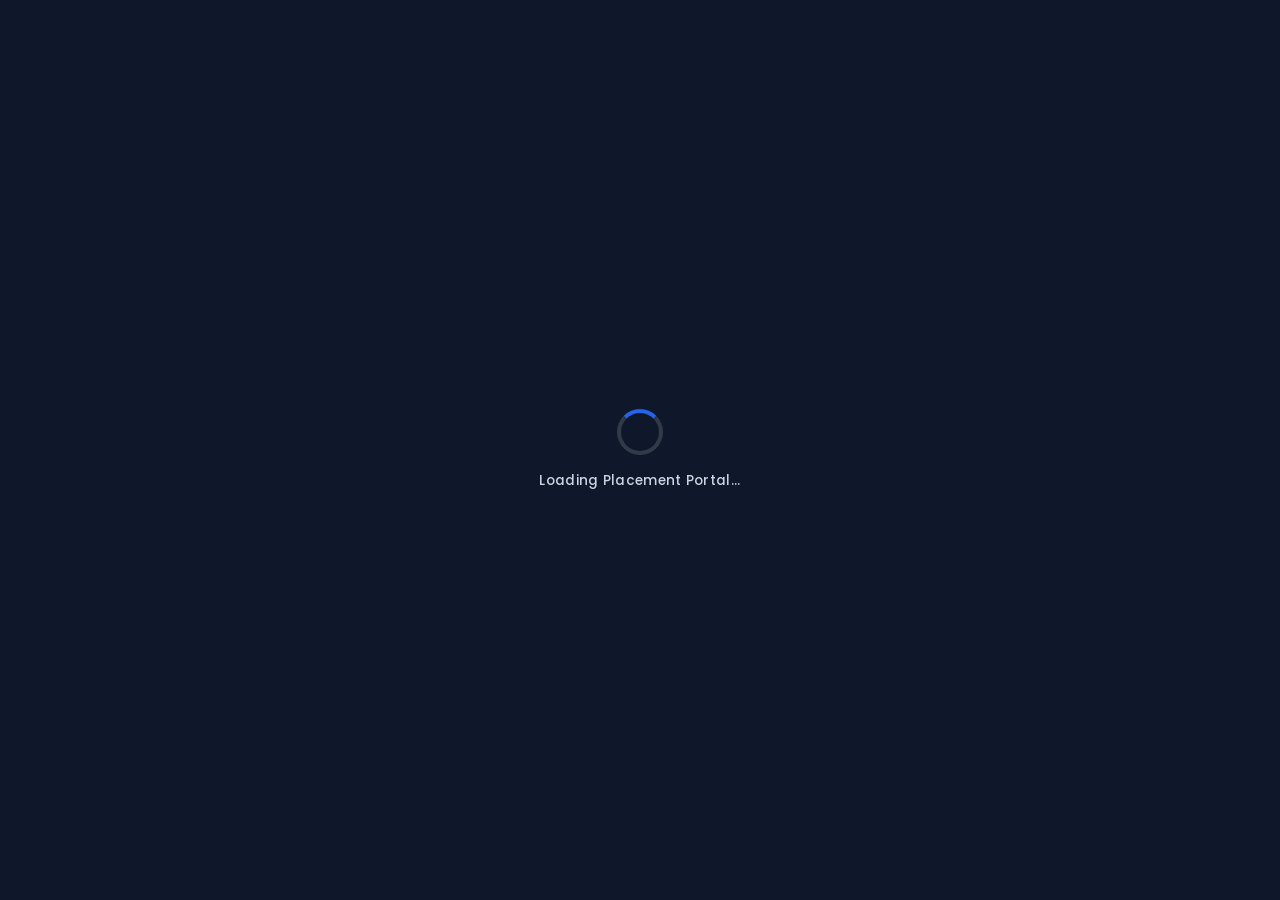
<file: College Placement Portal/index.html>
<!DOCTYPE html>
<html lang="en">
<head>
  <meta charset="UTF-8" />
  <meta name="viewport" content="width=device-width, initial-scale=1.0" />
  <meta http-equiv="refresh" content="0; url=login.html" />
  <title>College Placement Portal</title>
</head>
<body>
  <p>Opening the College Placement Portal...</p>
  <p><a href="login.html">Continue to login</a></p>
</body>
</html>
</file>
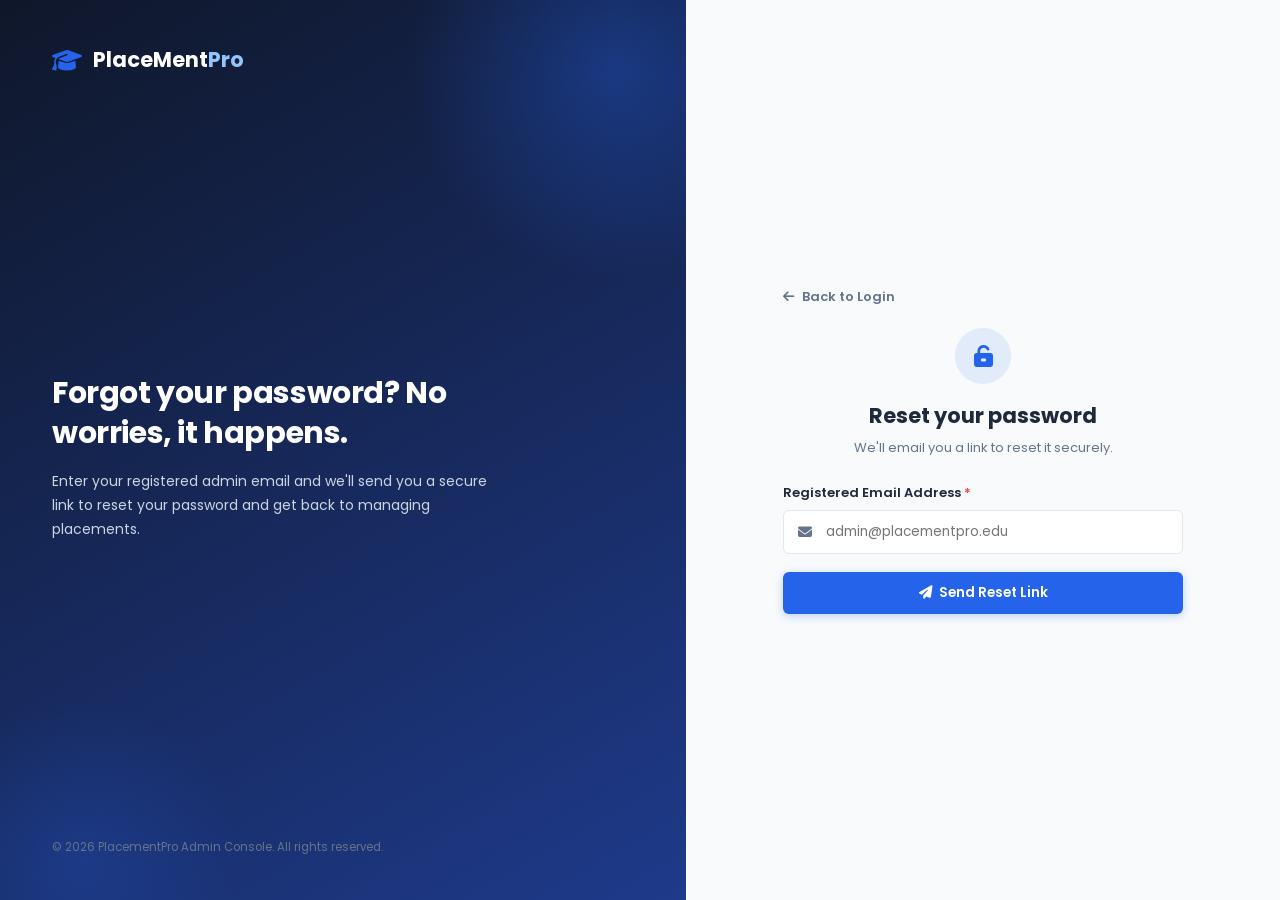
<file: College Placement Portal/forgot-password.html>
<!DOCTYPE html>
<html lang="en">
<head>
<meta charset="UTF-8" />
<meta name="viewport" content="width=device-width, initial-scale=1.0" />
<title>Forgot Password | College Placement Portal</title>
<link rel="stylesheet" href="https://cdnjs.cloudflare.com/ajax/libs/font-awesome/6.5.1/css/all.min.css" />
<link rel="stylesheet" href="./style.css" />
<link rel="stylesheet" href="./auth.css" />
<link rel="stylesheet" href="./dashboard.css" />
<link rel="stylesheet" href="./students.css" />
</head>
<body>

<div class="page-loader" id="pageLoader">
  <div class="loader-ring"></div>
  <div class="loader-text">Loading Placement Portal...</div>
</div>

<div class="auth-page">

  <div class="auth-visual">
    <div class="auth-visual-brand">
      <i class="fa-solid fa-graduation-cap"></i>
      <span>PlaceMent<span style="color:#93C5FD">Pro</span></span>
    </div>

    <div class="auth-visual-content">
      <h1>Forgot your password? No worries, it happens.</h1>
      <p>Enter your registered admin email and we'll send you a secure link to reset your password and get back to managing placements.</p>
    </div>

    <div class="auth-visual-footer">&copy; 2026 PlacementPro Admin Console. All rights reserved.</div>
  </div>

  <div class="auth-form-side">
    <div class="auth-box">

      <a href="index.html" class="back-to-login"><i class="fa-solid fa-arrow-left"></i> Back to Login</a>

      <!-- Form view -->
      <div id="forgotFormView">
        <div class="auth-box-header">
          <div class="auth-icon"><i class="fa-solid fa-unlock-keyhole"></i></div>
          <h2>Reset your password</h2>
          <p>We'll email you a link to reset it securely.</p>
        </div>

        <form id="forgotForm" novalidate>
          <div class="form-group">
            <label class="form-label" for="forgotEmail">Registered Email Address<span class="required">*</span></label>
            <div class="input-wrap">
              <i class="fa-solid fa-envelope field-icon"></i>
              <input type="email" id="forgotEmail" class="form-control has-icon" placeholder="admin@placementpro.edu" autocomplete="username" />
            </div>
            <div class="form-error" id="forgotEmailError"></div>
          </div>

          <button type="submit" class="btn btn-primary btn-block" id="forgotSubmitBtn">
            <span class="btn-text"><i class="fa-solid fa-paper-plane"></i>&nbsp; Send Reset Link</span>
          </button>
        </form>
      </div>

      <!-- Success view -->
      <div id="forgotSuccessView" style="display:none;">
        <div class="success-state">
          <div class="success-icon"><i class="fa-solid fa-check"></i></div>
          <h3>Check your inbox</h3>
          <p>We've sent a password reset link to <strong id="sentToEmail"></strong>. The link is valid for 30 minutes.</p>
          <button class="btn btn-outline btn-block" id="resendLinkBtn"><i class="fa-solid fa-rotate-right"></i>&nbsp; Resend Link</button>
          <a href="index.html" class="btn btn-primary btn-block mt-2"><i class="fa-solid fa-arrow-left"></i>&nbsp; Back to Login</a>
        </div>
      </div>

    </div>
  </div>

</div>

<script src="app.js"></script>
<script src="dashboard.js"></script>
<script src="students.js"></script>
<script src="login.js"></script>
</body>
</html>
</file>
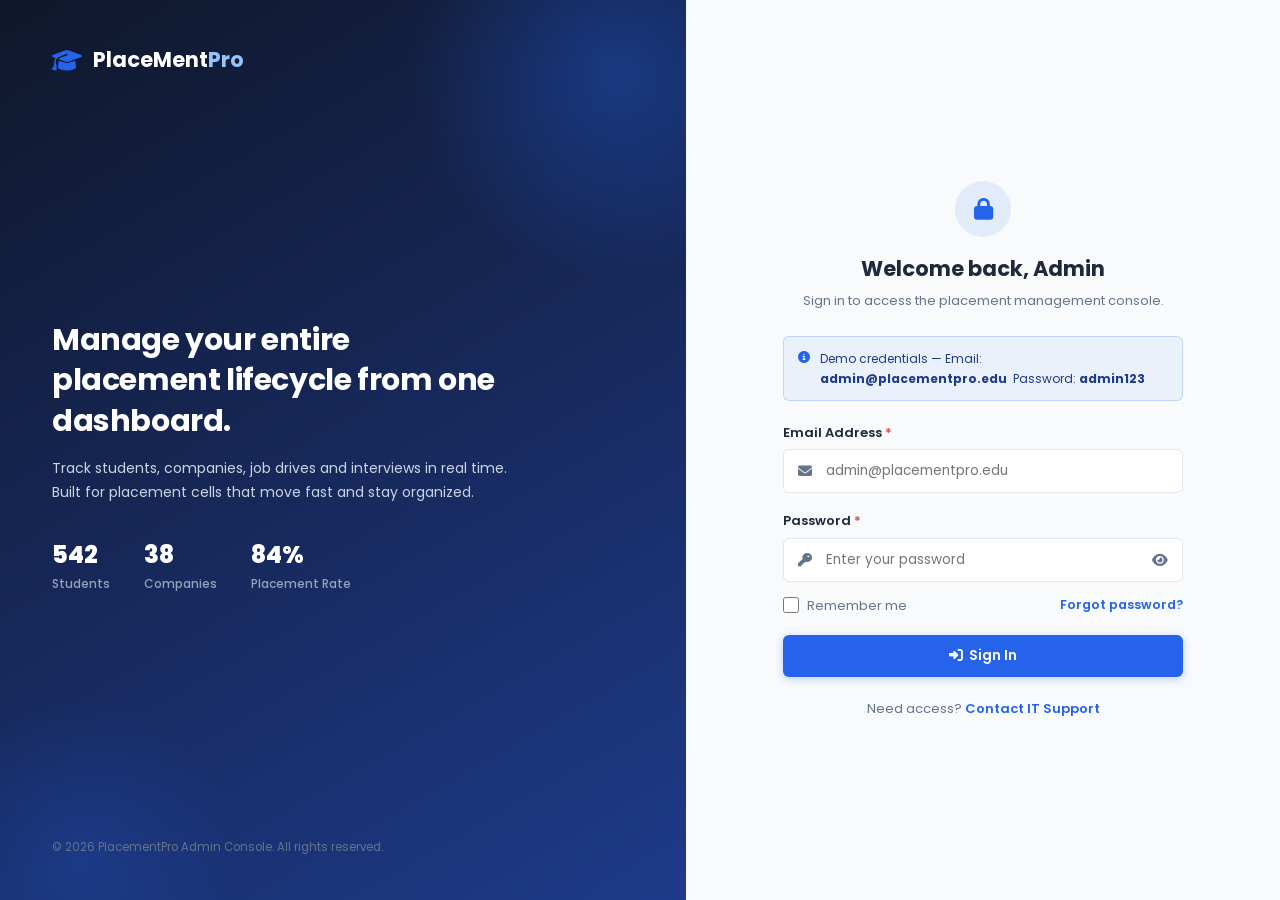
<file: College Placement Portal/login.html>
<!DOCTYPE html>
<html lang="en">
<head>
<meta charset="UTF-8" />
<meta name="viewport" content="width=device-width, initial-scale=1.0" />
<title>Admin Login | College Placement Portal</title>
<link rel="stylesheet" href="https://cdnjs.cloudflare.com/ajax/libs/font-awesome/6.5.1/css/all.min.css" />
<link rel="stylesheet" href="./style.css" />
<link rel="stylesheet" href="./auth.css" />
<link rel="stylesheet" href="./dashboard.css" />
<link rel="stylesheet" href="./students.css" />
</head>
<body>

<!-- Page Loader -->
<div class="page-loader" id="pageLoader">
  <div class="loader-ring"></div>
  <div class="loader-text">Loading Placement Portal...</div>
</div>

<div class="auth-page">

  <!-- Left visual / brand panel -->
  <div class="auth-visual">
    <div class="auth-visual-brand">
      <i class="fa-solid fa-graduation-cap"></i>
      <span>PlaceMent<span style="color:#93C5FD">Pro</span></span>
    </div>

    <div class="auth-visual-content">
      <h1>Manage your entire placement lifecycle from one dashboard.</h1>
      <p>Track students, companies, job drives and interviews in real time. Built for placement cells that move fast and stay organized.</p>

      <div class="auth-stat-row">
        <div class="auth-stat"><h3>542</h3><span>Students</span></div>
        <div class="auth-stat"><h3>38</h3><span>Companies</span></div>
        <div class="auth-stat"><h3>84%</h3><span>Placement Rate</span></div>
      </div>
    </div>

    <div class="auth-visual-footer">&copy; 2026 PlacementPro Admin Console. All rights reserved.</div>
  </div>

  <!-- Right login form -->
  <div class="auth-form-side">
    <div class="auth-box">
      <div class="auth-box-header">
        <div class="auth-icon"><i class="fa-solid fa-lock"></i></div>
        <h2>Welcome back, Admin</h2>
        <p>Sign in to access the placement management console.</p>
      </div>

      <div class="demo-hint">
        <i class="fa-solid fa-circle-info"></i>
        <span>Demo credentials — Email: <strong>admin@placementpro.edu</strong> &nbsp;Password: <strong>admin123</strong></span>
      </div>

      <form id="loginForm" novalidate>
        <div class="form-group">
          <label class="form-label" for="loginEmail">Email Address<span class="required">*</span></label>
          <div class="input-wrap">
            <i class="fa-solid fa-envelope field-icon"></i>
            <input type="email" id="loginEmail" class="form-control has-icon" placeholder="admin@placementpro.edu" autocomplete="username" />
          </div>
          <div class="form-error" id="loginEmailError"></div>
        </div>

        <div class="form-group">
          <label class="form-label" for="loginPassword">Password<span class="required">*</span></label>
          <div class="input-wrap">
            <i class="fa-solid fa-key field-icon"></i>
            <input type="password" id="loginPassword" class="form-control has-icon" placeholder="Enter your password" autocomplete="current-password" style="padding-right:44px;" />
            <i class="fa-solid fa-eye password-toggle" data-target="loginPassword"></i>
          </div>
          <div class="form-error" id="loginPasswordError"></div>
        </div>

        <div class="auth-options-row">
          <div class="checkbox-wrap">
            <input type="checkbox" id="rememberMe" />
            <label for="rememberMe">Remember me</label>
          </div>
          <a href="forgot-password.html" class="forgot-link">Forgot password?</a>
        </div>

        <button type="submit" class="btn btn-primary btn-block" id="loginSubmitBtn">
          <span class="btn-text"><i class="fa-solid fa-right-to-bracket"></i>&nbsp; Sign In</span>
        </button>
      </form>

      <div class="auth-footer-link">
        Need access? <a href="mailto:it-support@placementpro.edu">Contact IT Support</a>
      </div>
    </div>
  </div>

</div>

<script src="app.js"></script>
<script src="dashboard.js"></script>
<script src="students.js"></script>
<script src="login.js"></script>
</body>
</html>
</file>
<file: College Placement Portal/style.css>
/* ===========================================================
   PlacementPro Admin — style.css
   Global variables, reset, layout shell, and shared components
   =========================================================== */

@import url('https://fonts.googleapis.com/css2?family=Poppins:wght@300;400;500;600;700;800&display=swap');

:root {
  --primary: #2563EB;
  --primary-dark: #1D4ED8;
  --dark-blue: #1E3A8A;
  --sidebar: #0F172A;
  --sidebar-hover: #1E293B;
  --background: #F8FAFC;
  --white: #FFFFFF;
  --text: #1E293B;
  --secondary-text: #64748B;
  --border: #E2E8F0;

  --success: #22C55E;
  --success-bg: rgba(34, 197, 94, 0.12);
  --warning: #F59E0B;
  --warning-bg: rgba(245, 158, 11, 0.12);
  --danger: #EF4444;
  --danger-bg: rgba(239, 68, 68, 0.12);
  --info: #0891B2;
  --info-bg: rgba(8, 145, 178, 0.12);

  --radius-sm: 6px;
  --radius: 10px;
  --radius-lg: 16px;
  --shadow-sm: 0 1px 2px rgba(15, 23, 42, 0.05);
  --shadow: 0 1px 3px rgba(15, 23, 42, 0.08), 0 1px 2px rgba(15, 23, 42, 0.04);
  --shadow-md: 0 4px 12px rgba(15, 23, 42, 0.08);
  --shadow-lg: 0 12px 32px rgba(15, 23, 42, 0.14);
  --transition: 180ms cubic-bezier(0.4, 0, 0.2, 1);

  --sidebar-w: 264px;
  --sidebar-w-collapsed: 84px;
  --navbar-h: 68px;
}

/* Dark mode variable overrides */
body.dark-mode {
  --background: #0B1220;
  --white: #131B2E;
  --text: #E2E8F0;
  --secondary-text: #94A3B8;
  --border: #263248;
}

* { box-sizing: border-box; margin: 0; padding: 0; }

html { scroll-behavior: smooth; }

body {
  font-family: 'Poppins', -apple-system, BlinkMacSystemFont, 'Segoe UI', sans-serif;
  background: var(--background);
  color: var(--text);
  font-size: 14.5px;
  line-height: 1.5;
  transition: background var(--transition), color var(--transition);
}

a { text-decoration: none; color: inherit; }
ul { list-style: none; }
button { font-family: inherit; cursor: pointer; border: none; background: none; }
input, select, textarea { font-family: inherit; }
img { max-width: 100%; display: block; }

.text-muted { color: var(--secondary-text); }

/* ===================== PAGE LOADER ===================== */
.page-loader {
  position: fixed; inset: 0; z-index: 9999;
  background: var(--sidebar);
  display: flex; flex-direction: column; align-items: center; justify-content: center;
  gap: 16px;
  transition: opacity 400ms ease, visibility 400ms ease;
}
.page-loader.hidden { opacity: 0; visibility: hidden; pointer-events: none; }
.loader-ring {
  width: 46px; height: 46px;
  border: 4px solid rgba(255,255,255,0.15);
  border-top-color: var(--primary);
  border-radius: 50%;
  animation: spin 0.8s linear infinite;
}
.loader-text { color: #CBD5E1; font-size: 13.5px; font-weight: 500; letter-spacing: 0.3px; }
@keyframes spin { to { transform: rotate(360deg); } }

/* ===================== APP LAYOUT ===================== */
.app-layout { display: flex; min-height: 100vh; }

.sidebar-overlay {
  display: none;
  position: fixed; inset: 0; z-index: 90;
  background: rgba(15, 23, 42, 0.55);
  backdrop-filter: blur(2px);
}
.sidebar-overlay.active { display: block; }

/* ===================== SIDEBAR ===================== */
.sidebar {
  width: var(--sidebar-w);
  background: var(--sidebar);
  color: #CBD5E1;
  display: flex;
  flex-direction: column;
  position: sticky;
  top: 0;
  height: 100vh;
  flex-shrink: 0;
  z-index: 100;
  transition: width var(--transition), transform var(--transition);
}

.sidebar-brand {
  display: flex; align-items: center; gap: 10px;
  padding: 24px 22px;
  font-size: 19px; font-weight: 700; color: var(--white);
  white-space: nowrap; overflow: hidden;
}
.sidebar-brand i { color: var(--primary); font-size: 22px; flex-shrink: 0; }

.sidebar-nav { flex: 1; overflow-y: auto; padding: 8px 14px; }
.sidebar-nav::-webkit-scrollbar { width: 4px; }
.sidebar-nav::-webkit-scrollbar-thumb { background: #334155; border-radius: 4px; }

.nav-section-label {
  font-size: 10.5px; font-weight: 700; letter-spacing: 1px; text-transform: uppercase;
  color: #475569; padding: 16px 12px 6px;
  white-space: nowrap; overflow: hidden;
}
.nav-section-label:first-child { padding-top: 8px; }

.sidebar-nav a {
  display: flex; align-items: center; gap: 13px;
  padding: 11px 12px; margin-bottom: 2px;
  border-radius: var(--radius-sm);
  font-size: 14px; font-weight: 500;
  color: #94A3B8;
  transition: background var(--transition), color var(--transition);
  white-space: nowrap; overflow: hidden;
  position: relative;
}
.sidebar-nav a i { width: 18px; text-align: center; font-size: 15.5px; flex-shrink: 0; }
.sidebar-nav a:hover { background: var(--sidebar-hover); color: var(--white); }
.sidebar-nav a.active {
  background: var(--primary);
  color: var(--white);
  box-shadow: 0 4px 10px rgba(37, 99, 235, 0.35);
}

.sidebar-footer { padding: 14px; border-top: 1px solid #1E293B; }
.sidebar-footer a {
  display: flex; align-items: center; gap: 12px;
  padding: 11px 12px; border-radius: var(--radius-sm);
  color: #94A3B8; font-size: 14px; font-weight: 500;
  transition: background var(--transition), color var(--transition);
}
.sidebar-footer a:hover { background: rgba(239, 68, 68, 0.12); color: #FCA5A5; }

/* Collapsed state (desktop) */
.app-layout.sidebar-collapsed .sidebar { width: var(--sidebar-w-collapsed); }
.app-layout.sidebar-collapsed .sidebar-brand span,
.app-layout.sidebar-collapsed .nav-section-label,
.app-layout.sidebar-collapsed .sidebar-nav a span,
.app-layout.sidebar-collapsed .sidebar-footer a span { display: none; }
.app-layout.sidebar-collapsed .sidebar-nav a,
.app-layout.sidebar-collapsed .sidebar-footer a { justify-content: center; }
.app-layout.sidebar-collapsed .sidebar-brand { justify-content: center; padding: 24px 0; }

/* ===================== MAIN / NAVBAR ===================== */
.main-content { flex: 1; min-width: 0; display: flex; flex-direction: column; }

.navbar {
  height: var(--navbar-h);
  background: var(--white);
  border-bottom: 1px solid var(--border);
  display: flex; align-items: center; justify-content: space-between;
  padding: 0 24px;
  position: sticky; top: 0; z-index: 80;
}
.navbar-left { display: flex; align-items: center; gap: 18px; flex: 1; min-width: 0; }
.sidebar-toggle-btn {
  width: 38px; height: 38px; border-radius: var(--radius-sm);
  display: flex; align-items: center; justify-content: center;
  color: var(--text); font-size: 16px;
  transition: background var(--transition);
}
.sidebar-toggle-btn:hover { background: var(--background); }

.navbar-search {
  display: flex; align-items: center; gap: 10px;
  background: var(--background);
  border: 1px solid var(--border);
  border-radius: 999px;
  padding: 9px 16px;
  max-width: 380px; width: 100%;
  color: var(--secondary-text);
}
.navbar-search i { font-size: 13.5px; }
.navbar-search input {
  border: none; background: transparent; outline: none;
  font-size: 13.5px; width: 100%; color: var(--text);
}

.navbar-right { display: flex; align-items: center; gap: 8px; }
.icon-btn {
  position: relative;
  width: 40px; height: 40px; border-radius: 50%;
  display: flex; align-items: center; justify-content: center;
  color: var(--secondary-text); font-size: 16px;
  transition: background var(--transition), color var(--transition);
}
.icon-btn:hover { background: var(--background); color: var(--primary); }
.badge-dot {
  position: absolute; top: 8px; right: 9px;
  width: 8px; height: 8px; border-radius: 50%;
  background: var(--danger); border: 2px solid var(--white);
}

.navbar-profile {
  display: flex; align-items: center; gap: 10px;
  padding: 6px 10px 6px 6px; border-radius: 999px;
  cursor: pointer; transition: background var(--transition);
  margin-left: 4px;
}
.navbar-profile:hover { background: var(--background); }
.navbar-profile img { width: 36px; height: 36px; border-radius: 50%; object-fit: cover; }
.profile-name { font-size: 13.5px; font-weight: 600; line-height: 1.2; }
.profile-role { font-size: 11.5px; color: var(--secondary-text); }
.navbar-profile > i { font-size: 11px; color: var(--secondary-text); margin-left: 2px; }

/* Dropdown menus */
.dropdown-menu {
  display: none;
  position: absolute; top: calc(100% + 12px); right: 0;
  background: var(--white);
  border: 1px solid var(--border);
  border-radius: var(--radius);
  box-shadow: var(--shadow-lg);
  min-width: 220px;
  padding: 8px;
  z-index: 200;
  animation: dropIn 160ms ease;
}
.dropdown-menu.open { display: block; }
@keyframes dropIn { from { opacity: 0; transform: translateY(-6px); } to { opacity: 1; transform: translateY(0); } }

.dropdown-header {
  font-size: 12px; font-weight: 700; text-transform: uppercase; letter-spacing: 0.4px;
  color: var(--secondary-text); padding: 8px 10px 10px;
}
.dropdown-menu a, .dropdown-menu button {
  display: flex; align-items: center; gap: 10px; width: 100%;
  padding: 10px; border-radius: var(--radius-sm);
  font-size: 13.5px; color: var(--text); text-align: left;
  transition: background var(--transition);
}
.dropdown-menu a:hover, .dropdown-menu button:hover { background: var(--background); }
.dropdown-menu button { color: var(--danger); font-weight: 500; }
.dropdown-menu .divider { height: 1px; background: var(--border); margin: 6px 4px; }

.notif-item { align-items: flex-start !important; gap: 12px !important; }
.notif-icon {
  width: 34px; height: 34px; border-radius: 50%; flex-shrink: 0;
  display: flex; align-items: center; justify-content: center; font-size: 13.5px;
}
.dropdown-item-title { font-size: 13px; font-weight: 600; }
.dropdown-item-sub { font-size: 11.5px; color: var(--secondary-text); margin-top: 2px; }

/* ===================== PAGE BODY ===================== */
.page-body { padding: 26px 28px 60px; max-width: 1440px; margin: 0 auto; width: 100%; }

.breadcrumb {
  display: flex; align-items: center; gap: 8px;
  font-size: 13px; color: var(--secondary-text); margin-bottom: 18px;
}
.breadcrumb a { color: var(--secondary-text); transition: color var(--transition); }
.breadcrumb a:hover { color: var(--primary); }
.breadcrumb i { font-size: 10px; }
.breadcrumb .current { color: var(--text); font-weight: 600; }

.page-title-row {
  display: flex; align-items: flex-start; justify-content: space-between;
  gap: 16px; margin-bottom: 22px; flex-wrap: wrap;
}
.page-title-row h1 { font-size: 24px; font-weight: 700; letter-spacing: -0.3px; }
.page-title-row .subtitle { color: var(--secondary-text); font-size: 13.5px; margin-top: 4px; }
.page-actions { display: flex; gap: 10px; flex-wrap: wrap; }

/* ===================== BUTTONS ===================== */
.btn {
  display: inline-flex; align-items: center; justify-content: center; gap: 8px;
  padding: 10px 18px; font-size: 13.5px; font-weight: 600;
  border-radius: var(--radius-sm); border: 1px solid transparent;
  transition: background var(--transition), color var(--transition), border-color var(--transition), transform 100ms ease, box-shadow var(--transition);
  white-space: nowrap;
}
.btn:active { transform: scale(0.97); }
.btn-block { width: 100%; }
.btn-sm { padding: 7px 12px; font-size: 12.5px; }
.btn-icon { padding: 9px; width: 38px; height: 38px; }

.btn-primary { background: var(--primary); color: var(--white); box-shadow: 0 2px 8px rgba(37,99,235,0.28); }
.btn-primary:hover { background: var(--primary-dark); box-shadow: 0 4px 14px rgba(37,99,235,0.38); }

.btn-outline { background: var(--white); color: var(--text); border-color: var(--border); }
.btn-outline:hover { border-color: var(--primary); color: var(--primary); background: rgba(37,99,235,0.04); }

.btn-ghost { background: transparent; color: var(--secondary-text); }
.btn-ghost:hover { background: var(--background); color: var(--text); }

.btn-success { background: var(--success); color: var(--white); }
.btn-success:hover { background: #16A34A; }

.btn-danger { background: var(--danger); color: var(--white); }
.btn-danger:hover { background: #DC2626; }

.btn:disabled { opacity: 0.6; pointer-events: none; }

/* Button loading state */
.btn.is-loading .btn-text { visibility: hidden; }
.btn.is-loading { position: relative; }
.btn.is-loading::after {
  content: ''; position: absolute; width: 16px; height: 16px;
  border: 2.5px solid rgba(255,255,255,0.4); border-top-color: #fff;
  border-radius: 50%; animation: spin 0.7s linear infinite;
}
.btn-outline.is-loading::after { border-color: rgba(37,99,235,0.25); border-top-color: var(--primary); }

/* ===================== CARDS ===================== */
.card {
  background: var(--white);
  border: 1px solid var(--border);
  border-radius: var(--radius-lg);
  box-shadow: var(--shadow-sm);
  margin-bottom: 22px;
  transition: background var(--transition), border-color var(--transition);
}
.card:last-child { margin-bottom: 0; }
.mb-3 { margin-bottom: 22px; }
.mt-2 { margin-top: 14px; }
.d-flex { display: flex; }
.gap-1 { gap: 8px; }

.card-header {
  display: flex; align-items: center; justify-content: space-between;
  padding: 20px 22px; border-bottom: 1px solid var(--border);
}
.card-header h3 { font-size: 15.5px; font-weight: 700; }
.card-header p { font-size: 12.5px; color: var(--secondary-text); margin-top: 2px; }
.card-body { padding: 22px; }

/* ===================== FORMS ===================== */
.form-group { margin-bottom: 18px; }
.form-row { display: grid; grid-template-columns: 1fr 1fr; gap: 16px; }
.form-label { display: block; font-size: 13px; font-weight: 600; margin-bottom: 7px; color: var(--text); }
.required { color: var(--danger); margin-left: 3px; }

.form-control {
  width: 100%; padding: 11px 14px;
  border: 1.5px solid var(--border); border-radius: var(--radius-sm);
  font-size: 13.5px; color: var(--text); background: var(--white);
  transition: border-color var(--transition), box-shadow var(--transition);
}
.form-control:focus { outline: none; border-color: var(--primary); box-shadow: 0 0 0 3.5px rgba(37,99,235,0.12); }
.form-control.has-icon { padding-left: 42px; }
.form-control.is-invalid { border-color: var(--danger); }
.form-control.is-invalid:focus { box-shadow: 0 0 0 3.5px rgba(239,68,68,0.12); }
textarea.form-control { resize: vertical; min-height: 90px; }
select.form-control { cursor: pointer; appearance: none;
  background-image: url("data:image/svg+xml,%3Csvg xmlns='http://www.w3.org/2000/svg' width='12' height='8'%3E%3Cpath d='M1 1l5 5 5-5' stroke='%2364748B' stroke-width='1.6' fill='none' fill-rule='evenodd'/%3E%3C/svg%3E");
  background-repeat: no-repeat; background-position: right 14px center; padding-right: 36px;
}

.input-wrap { position: relative; }
.field-icon { position: absolute; left: 15px; top: 50%; transform: translateY(-50%); color: var(--secondary-text); font-size: 14px; }
.password-toggle { position: absolute; right: 15px; top: 50%; transform: translateY(-50%); color: var(--secondary-text); font-size: 14px; cursor: pointer; }
.password-toggle:hover { color: var(--text); }

.form-error { font-size: 12px; color: var(--danger); margin-top: 6px; min-height: 0; display: none; }
.form-error.show { display: block; }

.form-hint { font-size: 12px; color: var(--secondary-text); margin-top: 6px; }

.checkbox-wrap { display: flex; align-items: center; gap: 8px; }
.checkbox-wrap input { width: 16px; height: 16px; accent-color: var(--primary); cursor: pointer; }
.checkbox-wrap label { font-size: 13px; color: var(--secondary-text); cursor: pointer; }

.form-footer-bar {
  display: flex; justify-content: flex-end; gap: 10px;
  padding: 18px 22px; border-top: 1px solid var(--border);
}
.form-section-title {
  font-size: 13.5px; font-weight: 700; color: var(--primary);
  display: flex; align-items: center; gap: 8px;
  padding-bottom: 12px; margin-bottom: 18px; border-bottom: 1px dashed var(--border);
}

/* ===================== TABLES ===================== */
.table-wrap { overflow-x: auto; }
.data-table { width: 100%; border-collapse: collapse; min-width: 640px; }
.data-table thead th {
  text-align: left; font-size: 11.5px; font-weight: 700; text-transform: uppercase; letter-spacing: 0.5px;
  color: var(--secondary-text); padding: 13px 22px; background: var(--background);
  border-bottom: 1px solid var(--border); white-space: nowrap;
}
.data-table thead th[data-sort] { cursor: pointer; user-select: none; }
.data-table thead th i { margin-left: 4px; font-size: 10px; opacity: 0.5; }
.data-table thead th.sorted i { opacity: 1; color: var(--primary); }
.data-table tbody td { padding: 14px 22px; border-bottom: 1px solid var(--border); font-size: 13.5px; vertical-align: middle; }
.data-table tbody tr { transition: background var(--transition); }
.data-table tbody tr:hover { background: var(--background); }
.data-table tbody tr:last-child td { border-bottom: none; }

.table-empty { text-align: center; padding: 50px 20px !important; color: var(--secondary-text); }
.table-empty i { font-size: 30px; opacity: 0.35; display: block; margin-bottom: 10px; }

.cell-user { display: flex; align-items: center; gap: 12px; }
.cell-user img { width: 38px; height: 38px; border-radius: 50%; object-fit: cover; flex-shrink: 0; }
.cell-user .name { font-weight: 600; font-size: 13.5px; }
.cell-user .sub { font-size: 12px; color: var(--secondary-text); }

.table-actions { display: flex; gap: 6px; }
.table-actions button, .table-actions a {
  width: 32px; height: 32px; border-radius: var(--radius-sm);
  display: flex; align-items: center; justify-content: center;
  color: var(--secondary-text); background: var(--background); font-size: 13px;
  transition: background var(--transition), color var(--transition);
}
.table-actions .action-view:hover { background: var(--info-bg); color: var(--info); }
.table-actions .action-edit:hover { background: rgba(37,99,235,0.12); color: var(--primary); }
.table-actions .action-delete:hover { background: var(--danger-bg); color: var(--danger); }
.table-actions .action-approve:hover { background: var(--success-bg); color: var(--success); }
.table-actions .action-reject:hover { background: var(--danger-bg); color: var(--danger); }

/* ===================== STATUS / BADGES ===================== */
.badge {
  display: inline-flex; align-items: center; gap: 6px;
  padding: 5px 12px; border-radius: 999px;
  font-size: 11.5px; font-weight: 700; white-space: nowrap;
}
.badge::before { content: ''; width: 6px; height: 6px; border-radius: 50%; background: currentColor; }
.badge-success { background: var(--success-bg); color: var(--success); }
.badge-warning { background: var(--warning-bg); color: var(--warning); }
.badge-danger { background: var(--danger-bg); color: var(--danger); }
.badge-info { background: var(--info-bg); color: var(--info); }
.badge-neutral { background: var(--border); color: var(--secondary-text); }

/* ===================== PAGINATION ===================== */
.pagination-bar {
  display: flex; align-items: center; justify-content: space-between;
  padding: 16px 22px; flex-wrap: wrap; gap: 12px;
  border-top: 1px solid var(--border);
}
.pagination-info { font-size: 12.5px; color: var(--secondary-text); }
.pagination { display: flex; align-items: center; gap: 4px; }
.pagination button {
  min-width: 34px; height: 34px; padding: 0 8px;
  border-radius: var(--radius-sm); font-size: 13px; font-weight: 600;
  color: var(--secondary-text); transition: background var(--transition), color var(--transition);
}
.pagination button:hover:not(:disabled) { background: var(--background); }
.pagination button.active { background: var(--primary); color: var(--white); }
.pagination button:disabled { opacity: 0.4; cursor: not-allowed; }
.pagination .ellipsis { padding: 0 4px; color: var(--secondary-text); }

/* ===================== MODALS ===================== */
.modal-overlay {
  display: none; position: fixed; inset: 0; z-index: 500;
  background: rgba(15, 23, 42, 0.55); backdrop-filter: blur(2px);
  align-items: center; justify-content: center; padding: 20px;
}
.modal-overlay.open { display: flex; animation: fadeIn 180ms ease; }
@keyframes fadeIn { from { opacity: 0; } to { opacity: 1; } }
.modal-box {
  background: var(--white); border-radius: var(--radius-lg);
  width: 100%; max-width: 440px;
  box-shadow: var(--shadow-lg);
  animation: modalPop 200ms cubic-bezier(0.34, 1.56, 0.64, 1);
}
@keyframes modalPop { from { opacity: 0; transform: translateY(14px) scale(0.97); } to { opacity: 1; transform: translateY(0) scale(1); } }
.modal-header {
  display: flex; align-items: center; justify-content: space-between;
  padding: 20px 22px; border-bottom: 1px solid var(--border);
}
.modal-header h3 { font-size: 16px; font-weight: 700; }
.modal-close {
  width: 32px; height: 32px; border-radius: 50%;
  display: flex; align-items: center; justify-content: center;
  color: var(--secondary-text); transition: background var(--transition);
}
.modal-close:hover { background: var(--background); color: var(--text); }
.modal-body { padding: 22px; font-size: 13.5px; color: var(--text); line-height: 1.6; }
.modal-body strong { font-weight: 700; }
.modal-footer { display: flex; justify-content: flex-end; gap: 10px; padding: 16px 22px; border-top: 1px solid var(--border); }
.remarks-textarea { min-height: 100px; }

.modal-icon-danger {
  width: 52px; height: 52px; border-radius: 50%;
  background: var(--danger-bg); color: var(--danger);
  display: flex; align-items: center; justify-content: center; font-size: 20px; margin-bottom: 14px;
}

/* ===================== TOASTS ===================== */
.toast-container {
  position: fixed; top: 20px; right: 20px; z-index: 9998;
  display: flex; flex-direction: column; gap: 10px; max-width: 360px;
}
.toast {
  display: flex; align-items: flex-start; gap: 12px;
  background: var(--white); border: 1px solid var(--border);
  border-left: 4px solid var(--primary);
  border-radius: var(--radius-sm); box-shadow: var(--shadow-lg);
  padding: 14px 16px; min-width: 300px;
  animation: toastIn 220ms cubic-bezier(0.34, 1.56, 0.64, 1);
}
.toast.hide { animation: toastOut 220ms ease forwards; }
@keyframes toastIn { from { opacity: 0; transform: translateX(40px); } to { opacity: 1; transform: translateX(0); } }
@keyframes toastOut { to { opacity: 0; transform: translateX(40px); } }
.toast-icon { font-size: 17px; flex-shrink: 0; margin-top: 1px; }
.toast-content { flex: 1; }
.toast-title { font-size: 13.5px; font-weight: 700; }
.toast-msg { font-size: 12.5px; color: var(--secondary-text); margin-top: 2px; }
.toast-close { color: var(--secondary-text); font-size: 13px; flex-shrink: 0; }
.toast-close:hover { color: var(--text); }
.toast.toast-success { border-left-color: var(--success); }
.toast.toast-success .toast-icon { color: var(--success); }
.toast.toast-error { border-left-color: var(--danger); }
.toast.toast-error .toast-icon { color: var(--danger); }
.toast.toast-warning { border-left-color: var(--warning); }
.toast.toast-warning .toast-icon { color: var(--warning); }
.toast.toast-info { border-left-color: var(--info); }
.toast.toast-info .toast-icon { color: var(--info); }

/* ===================== TOOLBAR / SEARCH / FILTERS ===================== */
.list-toolbar {
  display: flex; align-items: center; justify-content: space-between;
  gap: 14px; padding: 18px 22px; flex-wrap: wrap;
  border-bottom: 1px solid var(--border);
}
.toolbar-search {
  display: flex; align-items: center; gap: 10px;
  border: 1.5px solid var(--border); border-radius: var(--radius-sm);
  padding: 9px 14px; flex: 1; min-width: 220px; max-width: 340px;
  color: var(--secondary-text); transition: border-color var(--transition);
}
.toolbar-search:focus-within { border-color: var(--primary); }
.toolbar-search input { border: none; outline: none; background: transparent; font-size: 13px; width: 100%; color: var(--text); }
.toolbar-filters { display: flex; gap: 10px; flex-wrap: wrap; }
.toolbar-filters .form-control { width: auto; min-width: 150px; padding: 9px 32px 9px 12px; font-size: 13px; }

/* ===================== RESPONSIVE ===================== */
@media (max-width: 1100px) {
  .form-row { grid-template-columns: 1fr; }
}

@media (max-width: 900px) {
  .sidebar {
    position: fixed; left: 0; top: 0; height: 100vh;
    transform: translateX(-100%); width: 264px;
  }
  .app-layout.mobile-sidebar-open .sidebar { transform: translateX(0); box-shadow: var(--shadow-lg); }
  .app-layout.sidebar-collapsed .sidebar { width: 264px; }
  .app-layout.sidebar-collapsed .sidebar-brand span,
  .app-layout.sidebar-collapsed .nav-section-label,
  .app-layout.sidebar-collapsed .sidebar-nav a span,
  .app-layout.sidebar-collapsed .sidebar-footer a span { display: block; }
  .app-layout.sidebar-collapsed .sidebar-nav a,
  .app-layout.sidebar-collapsed .sidebar-footer a { justify-content: flex-start; }
  .navbar-search { display: none; }
  .page-body { padding: 20px 16px 50px; }
}

@media (max-width: 640px) {
  .page-title-row { flex-direction: column; align-items: stretch; }
  .page-actions { width: 100%; }
  .page-actions .btn { flex: 1; }
  .navbar { padding: 0 14px; }
  .profile-name, .profile-role { display: none; }
  .navbar-profile > i { display: none; }
  .list-toolbar { flex-direction: column; align-items: stretch; }
  .toolbar-search { max-width: none; }
  .card-header { flex-direction: column; align-items: flex-start; gap: 10px; }
  .modal-box { max-width: 100%; }
  .toast-container { left: 12px; right: 12px; max-width: none; }
  .toast { min-width: 0; }
}
</file>
<file: College Placement Portal/auth.css>
/* ===========================================================
   PlacementPro Admin — auth.css
   Login and Forgot Password pages
   =========================================================== */

.auth-page { display: flex; min-height: 100vh; }

/* ===================== LEFT VISUAL PANEL ===================== */
.auth-visual {
  flex: 1.1;
  background: linear-gradient(150deg, var(--sidebar) 0%, var(--dark-blue) 100%);
  color: #fff;
  padding: 44px 52px;
  display: flex; flex-direction: column; justify-content: space-between;
  position: relative; overflow: hidden;
}
.auth-visual::before {
  content: ''; position: absolute; width: 420px; height: 420px; border-radius: 50%;
  background: radial-gradient(circle, rgba(37,99,235,0.35), transparent 70%);
  top: -140px; right: -140px;
}
.auth-visual::after {
  content: ''; position: absolute; width: 320px; height: 320px; border-radius: 50%;
  background: radial-gradient(circle, rgba(37,99,235,0.2), transparent 70%);
  bottom: -120px; left: -80px;
}
.auth-visual-brand { display: flex; align-items: center; gap: 11px; font-size: 21px; font-weight: 700; position: relative; z-index: 1; }
.auth-visual-brand i { color: var(--primary); font-size: 24px; }

.auth-visual-content { max-width: 460px; position: relative; z-index: 1; }
.auth-visual-content h1 { font-size: 30px; font-weight: 700; line-height: 1.35; letter-spacing: -0.4px; }
.auth-visual-content p { font-size: 14px; color: #CBD5E1; margin-top: 16px; line-height: 1.7; }

.auth-stat-row { display: flex; gap: 34px; margin-top: 32px; }
.auth-stat h3 { font-size: 24px; font-weight: 800; }
.auth-stat span { font-size: 12px; color: #94A3B8; font-weight: 500; }

.auth-visual-footer { font-size: 11.5px; color: #64748B; position: relative; z-index: 1; }

/* ===================== RIGHT FORM PANEL ===================== */
.auth-form-side {
  flex: 1; display: flex; align-items: center; justify-content: center;
  padding: 40px 32px; background: var(--background); position: relative;
}
.auth-box { width: 100%; max-width: 400px; position: relative; }

.back-to-login {
  display: inline-flex; align-items: center; gap: 8px;
  font-size: 13px; font-weight: 600; color: var(--secondary-text);
  margin-bottom: 22px; transition: color var(--transition);
}
.back-to-login:hover { color: var(--primary); }

.auth-box-header { text-align: center; margin-bottom: 26px; }
.auth-icon {
  width: 56px; height: 56px; border-radius: 50%;
  background: rgba(37,99,235,0.1); color: var(--primary);
  display: flex; align-items: center; justify-content: center;
  font-size: 22px; margin: 0 auto 16px;
}
.auth-box-header h2 { font-size: 21px; font-weight: 700; }
.auth-box-header p { font-size: 13px; color: var(--secondary-text); margin-top: 6px; }

.demo-hint {
  display: flex; align-items: flex-start; gap: 10px;
  background: rgba(37,99,235,0.06); border: 1px solid rgba(37,99,235,0.2);
  border-radius: var(--radius-sm); padding: 12px 14px; margin-bottom: 22px;
  font-size: 12px; color: var(--dark-blue); line-height: 1.6;
}
.demo-hint i { margin-top: 2px; color: var(--primary); }

.auth-options-row {
  display: flex; align-items: center; justify-content: space-between;
  margin-bottom: 20px; margin-top: -4px;
}
.forgot-link { font-size: 12.5px; color: var(--primary); font-weight: 600; }
.forgot-link:hover { text-decoration: underline; }

.auth-footer-link { text-align: center; font-size: 13px; color: var(--secondary-text); margin-top: 22px; }
.auth-footer-link a { color: var(--primary); font-weight: 600; }
.auth-footer-link a:hover { text-decoration: underline; }

/* ===================== SUCCESS STATE (forgot password) ===================== */
.success-state { text-align: center; padding: 8px 0; }
.success-icon {
  width: 64px; height: 64px; border-radius: 50%;
  background: var(--success-bg); color: var(--success);
  display: flex; align-items: center; justify-content: center;
  font-size: 26px; margin: 0 auto 18px;
  animation: successPop 400ms cubic-bezier(0.34, 1.56, 0.64, 1);
}
@keyframes successPop { from { transform: scale(0); opacity: 0; } to { transform: scale(1); opacity: 1; } }
.success-state h3 { font-size: 18px; font-weight: 700; }
.success-state p { font-size: 13.5px; color: var(--secondary-text); margin: 10px 0 22px; line-height: 1.6; }

/* ===================== RESPONSIVE ===================== */
@media (max-width: 980px) {
  .auth-visual { display: none; }
  .auth-form-side { flex: 1; }
}
@media (max-width: 480px) {
  .auth-form-side { padding: 28px 18px; }
  .auth-stat-row { gap: 20px; }
}
</file>
<file: College Placement Portal/dashboard.css>
/* ===========================================================
   PlacementPro Admin — dashboard.css
   Styles scoped to dashboard.html
   =========================================================== */

/* ===================== STAT CARDS ===================== */
.stats-grid {
  display: grid;
  grid-template-columns: repeat(6, 1fr);
  gap: 16px;
  margin-bottom: 22px;
}

.stat-card {
  background: var(--white);
  border: 1px solid var(--border);
  border-radius: var(--radius-lg);
  padding: 20px;
  box-shadow: var(--shadow-sm);
  transition: transform var(--transition), box-shadow var(--transition);
  position: relative;
  overflow: hidden;
}
.stat-card:hover { transform: translateY(-3px); box-shadow: var(--shadow-md); }

.stat-icon {
  width: 42px; height: 42px; border-radius: var(--radius-sm);
  display: flex; align-items: center; justify-content: center;
  font-size: 17px; margin-bottom: 14px;
}
.stat-icon.blue   { background: rgba(37,99,235,0.12); color: #2563EB; }
.stat-icon.indigo { background: rgba(79,70,229,0.12); color: #4F46E5; }
.stat-icon.cyan   { background: rgba(8,145,178,0.12); color: #0891B2; }
.stat-icon.orange { background: rgba(245,158,11,0.12); color: #F59E0B; }
.stat-icon.green  { background: rgba(34,197,94,0.12); color: #22C55E; }
.stat-icon.red    { background: rgba(239,68,68,0.12); color: #EF4444; }

.stat-value { font-size: 26px; font-weight: 800; letter-spacing: -0.5px; line-height: 1.2; }
.stat-label { font-size: 12.5px; color: var(--secondary-text); margin-top: 4px; font-weight: 500; }
.stat-trend { font-size: 11.5px; font-weight: 600; margin-top: 10px; display: flex; align-items: center; gap: 5px; }
.stat-trend.up { color: var(--success); }
.stat-trend.down { color: var(--danger); }
.stat-trend i { font-size: 10px; }

/* ===================== CHARTS ===================== */
.charts-grid {
  display: grid;
  grid-template-columns: 1.6fr 1fr;
  gap: 20px;
  margin-bottom: 22px;
}
.charts-grid-2 {
  display: grid;
  grid-template-columns: 1fr 1fr;
  gap: 20px;
  margin-bottom: 22px;
}
.charts-grid .card, .charts-grid-2 .card { margin-bottom: 0; }

.chart-canvas-wrap { padding: 18px 22px 6px; }

.chart-legend { display: flex; justify-content: center; gap: 20px; padding: 4px 22px 20px; flex-wrap: wrap; }
.chart-legend-item { display: flex; align-items: center; gap: 7px; font-size: 12.5px; color: var(--secondary-text); font-weight: 500; }
.chart-legend-dot { width: 9px; height: 9px; border-radius: 50%; flex-shrink: 0; }

/* ===================== BOTTOM GRID (activity / companies / interviews / notifs) ===================== */
.bottom-grid {
  display: grid;
  grid-template-columns: 1fr 1fr;
  gap: 20px;
  margin-bottom: 22px;
}
.bottom-grid .card { margin-bottom: 0; }

.activity-list, .notif-list { padding: 8px 22px 18px; }
.activity-item, .notif-list-item {
  display: flex; gap: 14px; align-items: flex-start;
  padding: 13px 0; border-bottom: 1px solid var(--border);
}
.activity-item:last-child, .notif-list-item:last-child { border-bottom: none; }
.activity-icon, .notif-dot-icon {
  width: 36px; height: 36px; border-radius: 50%; flex-shrink: 0;
  display: flex; align-items: center; justify-content: center; font-size: 13.5px;
}
.activity-text { font-size: 13.3px; line-height: 1.5; }
.activity-time { font-size: 11.5px; color: var(--secondary-text); margin-top: 3px; }

.company-list { padding: 8px 22px 18px; }
.company-item {
  display: flex; align-items: center; gap: 14px;
  padding: 12px 0; border-bottom: 1px solid var(--border);
}
.company-item:last-child { border-bottom: none; }
.company-logo {
  width: 42px; height: 42px; border-radius: var(--radius-sm);
  background: var(--dark-blue); color: #fff;
  display: flex; align-items: center; justify-content: center;
  font-weight: 700; font-size: 12.5px; flex-shrink: 0;
}
.company-name { font-size: 13.5px; font-weight: 600; }
.company-sub { font-size: 12px; color: var(--secondary-text); margin-top: 2px; }

.interview-list { padding: 8px 22px 18px; }
.interview-item {
  display: flex; align-items: center; gap: 14px;
  padding: 12px 0; border-bottom: 1px solid var(--border);
}
.interview-item:last-child { border-bottom: none; }
.interview-date {
  width: 48px; height: 48px; border-radius: var(--radius-sm);
  background: rgba(37,99,235,0.08); color: var(--primary);
  display: flex; flex-direction: column; align-items: center; justify-content: center;
  flex-shrink: 0;
}
.interview-date .day { font-size: 16px; font-weight: 800; line-height: 1.1; }
.interview-date .mon { font-size: 10px; font-weight: 700; text-transform: uppercase; }
.interview-title { font-size: 13.5px; font-weight: 600; }
.interview-sub { font-size: 12px; color: var(--secondary-text); margin-top: 2px; }

/* ===================== QUICK ACTIONS ===================== */
.quick-actions-grid {
  display: grid;
  grid-template-columns: repeat(4, 1fr);
  gap: 14px;
}
.quick-action-card {
  display: flex; flex-direction: column; align-items: center; justify-content: center;
  gap: 10px; padding: 24px 12px;
  border: 1.5px dashed var(--border); border-radius: var(--radius);
  color: var(--text); font-size: 13px; font-weight: 600; text-align: center;
  transition: border-color var(--transition), background var(--transition), transform var(--transition);
}
.quick-action-card:hover {
  border-color: var(--primary); border-style: solid;
  background: rgba(37,99,235,0.04); transform: translateY(-2px);
}
.qa-icon {
  width: 44px; height: 44px; border-radius: 50%;
  background: rgba(37,99,235,0.1); color: var(--primary);
  display: flex; align-items: center; justify-content: center; font-size: 18px;
}

/* ===================== RESPONSIVE ===================== */
@media (max-width: 1200px) {
  .stats-grid { grid-template-columns: repeat(3, 1fr); }
}
@media (max-width: 1000px) {
  .charts-grid, .charts-grid-2, .bottom-grid { grid-template-columns: 1fr; }
  .quick-actions-grid { grid-template-columns: repeat(2, 1fr); }
}
@media (max-width: 640px) {
  .stats-grid { grid-template-columns: repeat(2, 1fr); }
  .stat-value { font-size: 21px; }
}
@media (max-width: 420px) {
  .stats-grid { grid-template-columns: 1fr; }
}
</file>
<file: College Placement Portal/students.css>
/* ===========================================================
   PlacementPro Admin — students.css
   Shared styles for students.html, add/edit-student.html,
   student-details.html, verify-student.html
   =========================================================== */

/* ===================== MINI STAT CARDS ===================== */
.mini-stats-grid {
  display: grid;
  grid-template-columns: repeat(4, 1fr);
  gap: 16px;
  margin-bottom: 22px;
}
.mini-stat-card {
  background: var(--white);
  border: 1px solid var(--border);
  border-radius: var(--radius-lg);
  padding: 18px 20px;
  display: flex; align-items: center; gap: 14px;
  box-shadow: var(--shadow-sm);
  transition: transform var(--transition), box-shadow var(--transition);
}
.mini-stat-card:hover { transform: translateY(-2px); box-shadow: var(--shadow-md); }
.mini-stat-icon {
  width: 44px; height: 44px; border-radius: var(--radius-sm);
  display: flex; align-items: center; justify-content: center; font-size: 17px; flex-shrink: 0;
}
.mini-stat-card h3 { font-size: 21px; font-weight: 800; line-height: 1.1; }
.mini-stat-card span { font-size: 12px; color: var(--secondary-text); font-weight: 500; }

/* ===================== PHOTO / RESUME UPLOAD ===================== */
.upload-preview-row { display: flex; align-items: center; gap: 20px; }
.upload-preview-circle {
  width: 84px; height: 84px; border-radius: 50%;
  background: var(--background); border: 2px dashed var(--border);
  display: flex; align-items: center; justify-content: center;
  overflow: hidden; flex-shrink: 0; position: relative; cursor: pointer;
  transition: border-color var(--transition);
}
.upload-preview-circle:hover { border-color: var(--primary); }
.upload-preview-circle img { width: 100%; height: 100%; object-fit: cover; }
.upload-preview-circle i { font-size: 26px; color: var(--secondary-text); }
.upload-preview-circle.drag-over { border-color: var(--primary); background: rgba(37,99,235,0.06); }

.file-drop {
  border: 1.5px dashed var(--border); border-radius: var(--radius);
  padding: 28px 20px; text-align: center; cursor: pointer;
  transition: border-color var(--transition), background var(--transition);
  color: var(--secondary-text);
}
.file-drop:hover, .file-drop.drag-over { border-color: var(--primary); background: rgba(37,99,235,0.04); }
.file-drop i { font-size: 26px; color: var(--primary); margin-bottom: 8px; display: block; }
.file-drop p { font-size: 13px; }
.file-drop-filename {
  margin-top: 12px; display: inline-flex; align-items: center; gap: 8px;
  background: rgba(37,99,235,0.08); color: var(--primary);
  padding: 7px 14px; border-radius: 999px; font-size: 12.5px; font-weight: 600;
}

/* ===================== STUDENT DETAILS PROFILE HEADER ===================== */
.profile-header-card {
  display: flex; align-items: center; gap: 22px;
  padding: 24px; flex-wrap: wrap;
}
.profile-photo-wrap {
  width: 92px; height: 92px; border-radius: 50%; overflow: hidden;
  border: 3px solid var(--background); box-shadow: var(--shadow-sm); flex-shrink: 0;
}
.profile-photo-wrap img { width: 100%; height: 100%; object-fit: cover; }
.profile-header-info { flex: 1; min-width: 220px; }
.profile-header-info h2 { font-size: 20px; font-weight: 700; }
.reg-no { font-size: 13px; color: var(--secondary-text); font-weight: 500; margin-top: 2px; }
.profile-header-meta { display: flex; flex-wrap: wrap; gap: 16px; margin-top: 10px; }
.profile-header-meta span { display: flex; align-items: center; gap: 7px; font-size: 12.5px; color: var(--secondary-text); }
.profile-header-meta i { color: var(--primary); font-size: 12px; }
.profile-header-actions { display: flex; gap: 10px; flex-shrink: 0; }

/* ===================== DETAIL LAYOUT / FIELDS ===================== */
.detail-layout {
  display: grid;
  grid-template-columns: 1.7fr 1fr;
  gap: 20px;
  align-items: start;
}
.detail-section { margin-bottom: 20px; }
.detail-grid { display: grid; grid-template-columns: repeat(3, 1fr); gap: 18px; }
.detail-field label {
  display: flex; align-items: center; gap: 8px;
  font-size: 11.5px; font-weight: 700; text-transform: uppercase; letter-spacing: 0.4px;
  color: var(--secondary-text); margin-bottom: 6px;
}
.edit-field-btn { font-size: 10.5px; color: var(--primary); cursor: pointer; opacity: 0; transition: opacity var(--transition); }
.detail-field:hover .edit-field-btn { opacity: 1; }
.detail-field .value { font-size: 13.8px; font-weight: 600; color: var(--text); }

.skills-tags { display: flex; flex-wrap: wrap; gap: 9px; }
.skill-tag {
  padding: 7px 14px; border-radius: 999px;
  background: rgba(37,99,235,0.08); color: var(--primary);
  font-size: 12.5px; font-weight: 600;
}

.project-item { padding: 12px 0; border-bottom: 1px solid var(--border); }
.project-item:last-child { border-bottom: none; }
.project-item h4 { font-size: 13.5px; font-weight: 700; }
.project-item p { font-size: 12.5px; color: var(--secondary-text); margin-top: 4px; line-height: 1.6; }

.resume-box { display: flex; align-items: center; gap: 14px; }
.resume-icon {
  width: 42px; height: 42px; border-radius: var(--radius-sm);
  background: var(--danger-bg); color: var(--danger);
  display: flex; align-items: center; justify-content: center; font-size: 18px; flex-shrink: 0;
}
.resume-name { font-size: 13.3px; font-weight: 600; word-break: break-word; }
.resume-meta { font-size: 11.5px; color: var(--secondary-text); margin-top: 2px; }

.eligibility-item { display: flex; align-items: center; justify-content: space-between; padding: 9px 0; border-bottom: 1px solid var(--border); font-size: 13px; }
.eligibility-item:last-child { border-bottom: none; }
.eligibility-item i { margin-right: 8px; }
.eligibility-ok { color: var(--success); }
.eligibility-fail { color: var(--danger); }

/* ===================== VERIFY TABS ===================== */
.verify-tab-btn { min-width: 96px; }

/* ===================== RESPONSIVE ===================== */
@media (max-width: 1100px) {
  .detail-layout { grid-template-columns: 1fr; }
}
@media (max-width: 900px) {
  .mini-stats-grid { grid-template-columns: repeat(2, 1fr); }
  .detail-grid { grid-template-columns: repeat(2, 1fr); }
  .detail-field[style*="span 3"] { grid-column: span 2 !important; }
}
@media (max-width: 640px) {
  .mini-stats-grid { grid-template-columns: 1fr; }
  .detail-grid { grid-template-columns: 1fr; }
  .detail-field[style*="span 3"] { grid-column: span 1 !important; }
  .profile-header-card { flex-direction: column; text-align: center; }
  .profile-header-meta { justify-content: center; }
  .profile-header-actions { width: 100%; }
  .profile-header-actions .btn { flex: 1; }
  .upload-preview-row { flex-direction: column; text-align: center; }
}
</file>
